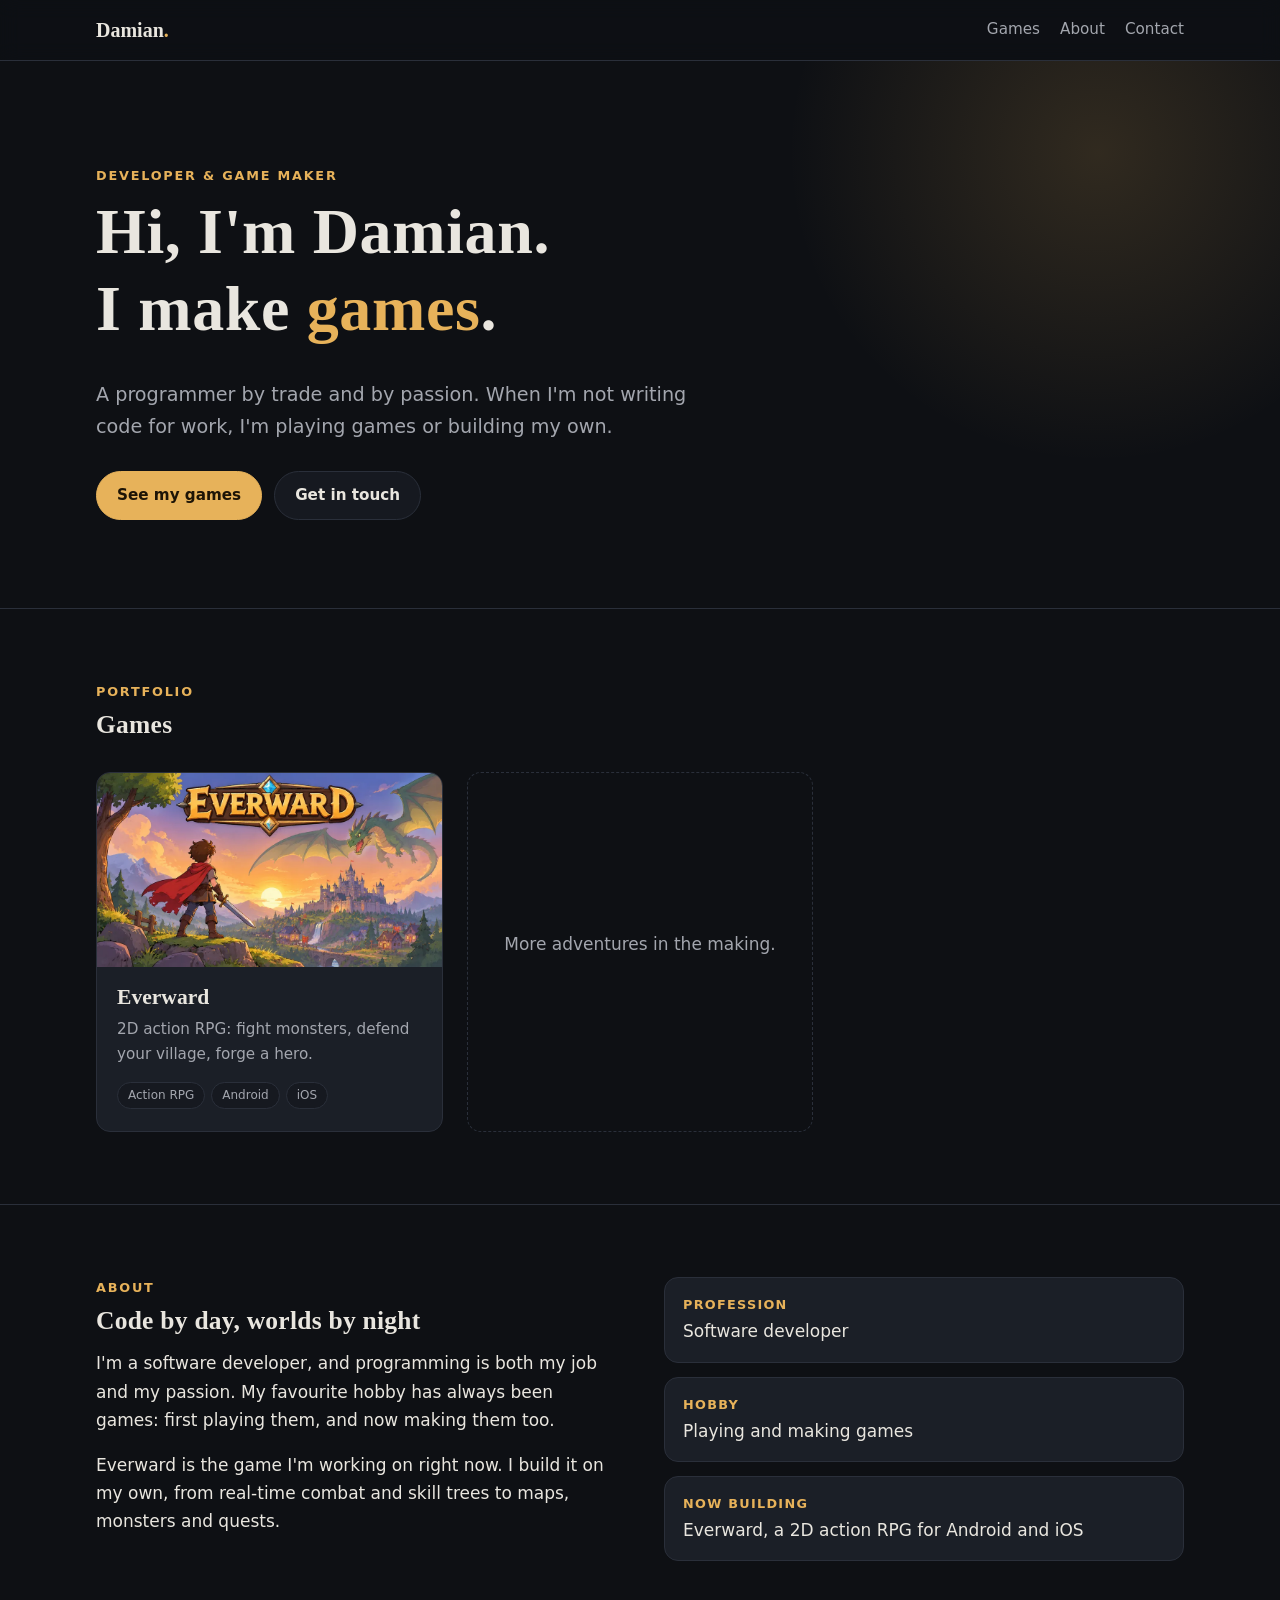
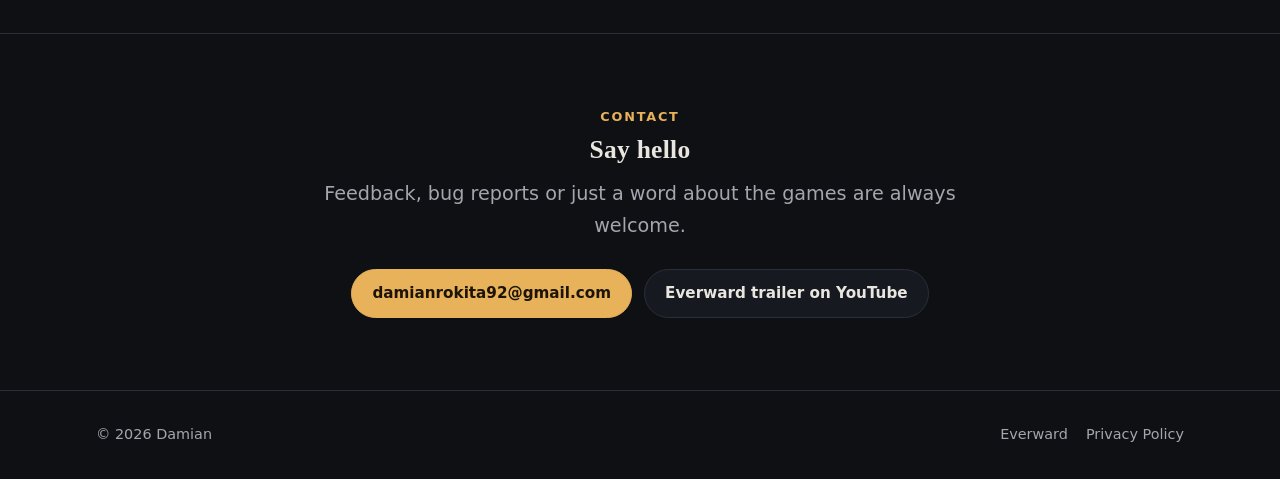
<file: index.html>
<!doctype html>
<html lang="en">
<head>
  <meta charset="utf-8">
  <meta name="viewport" content="width=device-width, initial-scale=1">
  <title>Damian · Games</title>
  <meta name="description" content="Damian is a developer by trade and by passion who plays games and makes them. Meet Everward, a 2D action RPG for Android and iOS.">
  <link rel="canonical" href="https://damianrokita92.github.io/">
  <meta name="theme-color" content="#0e1014">
  <meta property="og:type" content="website">
  <meta property="og:site_name" content="Damian · Games">
  <meta property="og:title" content="Damian · Games">
  <meta property="og:description" content="A developer who plays games and makes them. Home of Everward, a 2D action RPG.">
  <meta property="og:url" content="https://damianrokita92.github.io/">
  <meta property="og:image" content="https://damianrokita92.github.io/everward/img/og.jpg">
  <meta name="twitter:card" content="summary_large_image">
  <link rel="icon" type="image/png" href="/assets/favicon.png">
  <link rel="apple-touch-icon" href="/assets/apple-touch-icon.png">
  <link rel="stylesheet" href="/assets/style.css">
</head>
<body>
  <header class="site-header">
    <div class="wrap">
      <a class="brand" href="/">Damian<span>.</span></a>
      <nav class="nav">
        <a href="#games">Games</a>
        <a href="#about">About</a>
        <a href="#contact">Contact</a>
      </nav>
    </div>
  </header>

  <main>
    <section class="hero">
      <div class="wrap">
        <p class="eyebrow">Developer &amp; game maker</p>
        <h1>Hi, I'm Damian.<br>I make <span>games</span>.</h1>
        <p class="lead">A programmer by trade and by passion. When I'm not writing code for work, I'm playing games or building my own.</p>
        <div class="actions">
          <a class="btn primary" href="#games">See my games</a>
          <a class="btn" href="#contact">Get in touch</a>
        </div>
      </div>
    </section>

    <section id="games">
      <div class="wrap">
        <p class="eyebrow">Portfolio</p>
        <h2>Games</h2>
        <div class="grid">
          <a class="card" href="/everward/">
            <img src="/everward/img/banner-960.webp" width="960" height="540" alt="Everward key art: a young hero with a red cape facing a dragon over a castle at sunset">
            <div class="card-body">
              <h3>Everward</h3>
              <p>2D action RPG: fight monsters, defend your village, forge a hero.</p>
              <ul class="tags">
                <li>Action RPG</li>
                <li>Android</li>
                <li>iOS</li>
              </ul>
            </div>
          </a>
          <div class="card placeholder">
            <p>More adventures in the making.</p>
          </div>
        </div>
      </div>
    </section>

    <section id="about">
      <div class="wrap about">
        <div>
          <p class="eyebrow">About</p>
          <h2>Code by day, worlds by night</h2>
          <p>I'm a software developer, and programming is both my job and my passion. My favourite hobby has always been games: first playing them, and now making them too.</p>
          <p>Everward is the game I'm working on right now. I build it on my own, from real-time combat and skill trees to maps, monsters and quests.</p>
        </div>
        <ul class="facts">
          <li><strong>Profession</strong>Software developer</li>
          <li><strong>Hobby</strong>Playing and making games</li>
          <li><strong>Now building</strong>Everward, a 2D action RPG for Android and iOS</li>
        </ul>
      </div>
    </section>

    <section id="contact" class="cta">
      <div class="wrap">
        <p class="eyebrow">Contact</p>
        <h2>Say hello</h2>
        <p class="lead" style="margin: 0 auto;">Feedback, bug reports or just a word about the games are always welcome.</p>
        <div class="actions">
          <a class="btn primary" href="mailto:damianrokita92@gmail.com">damianrokita92@gmail.com</a>
          <a class="btn" href="https://youtu.be/qTeEVWE8laU" rel="noopener">Everward trailer on YouTube</a>
        </div>
      </div>
    </section>
  </main>

  <footer class="site-footer">
    <div class="wrap">
      <span>© 2026 Damian</span>
      <nav>
        <a href="/everward/">Everward</a>
        <a href="https://damianrokita92.github.io/Policies/#everward">Privacy Policy</a>
      </nav>
    </div>
  </footer>
</body>
</html>
</file>
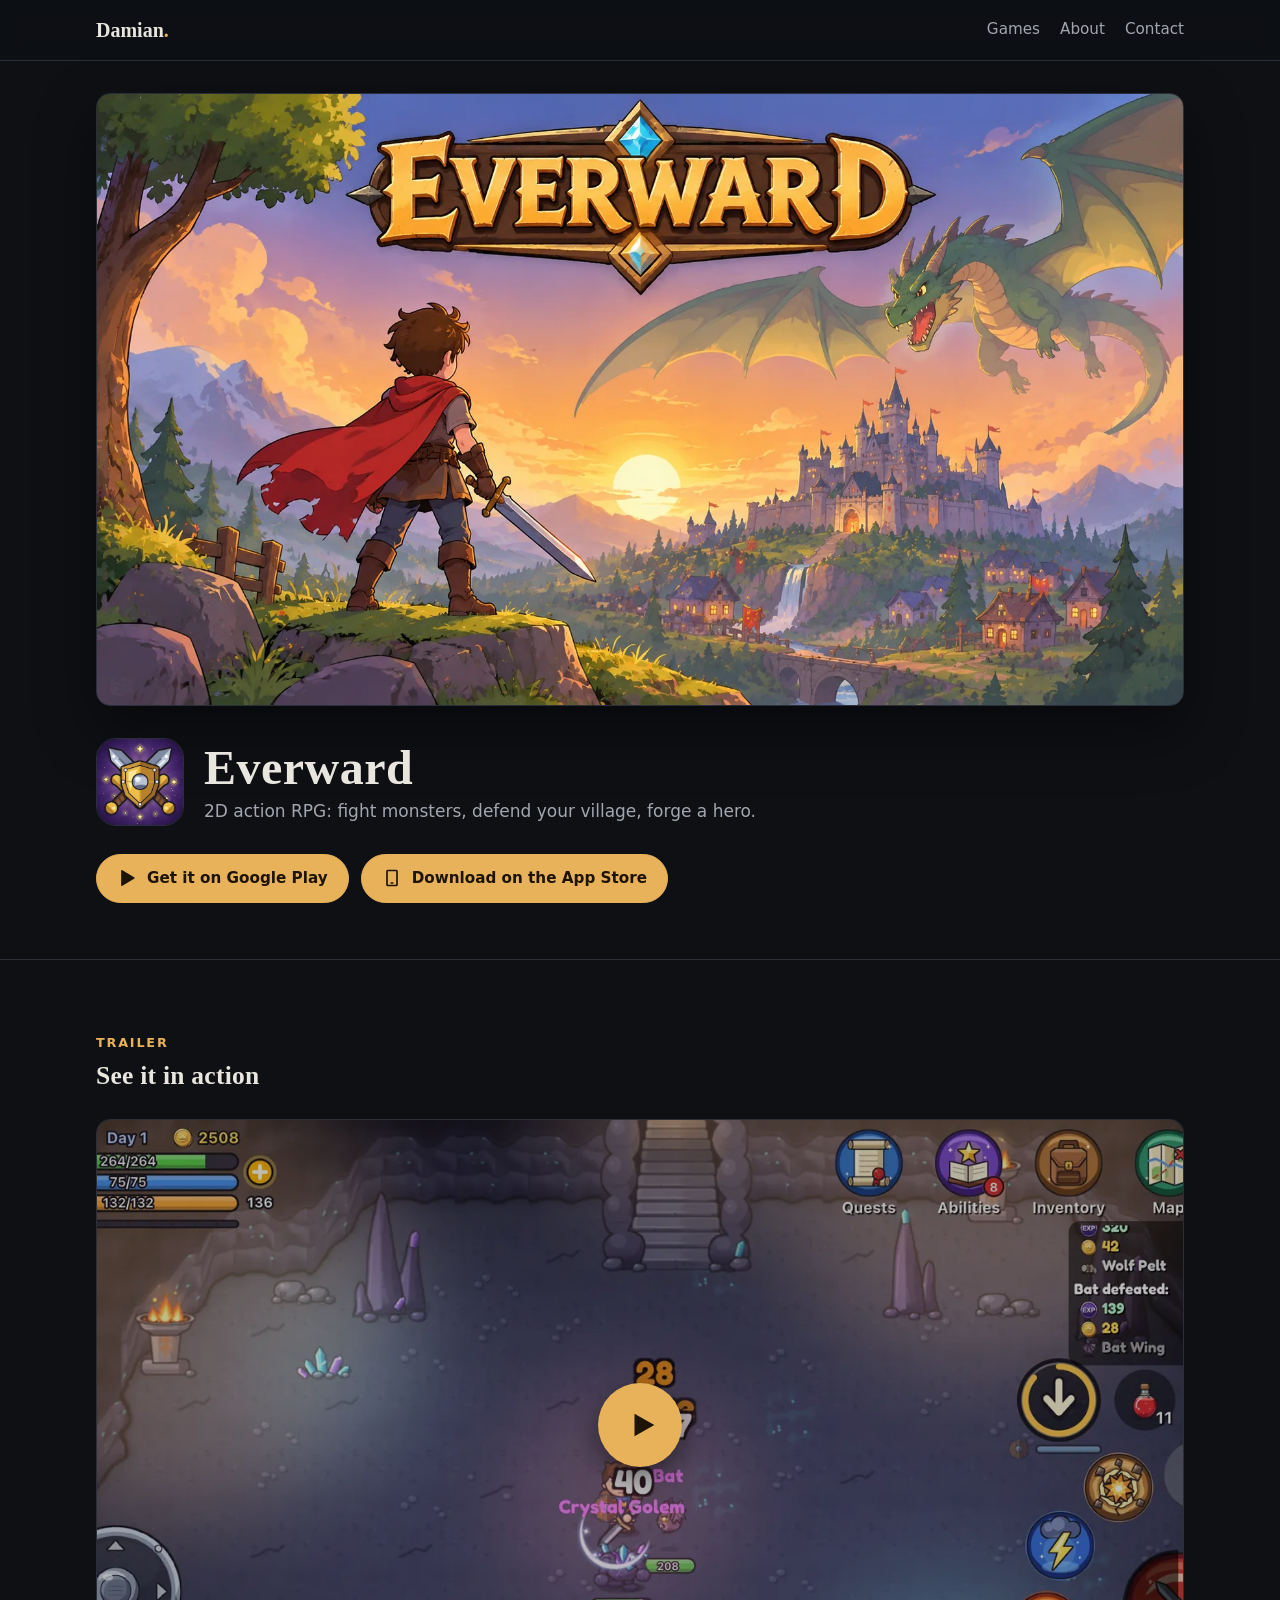
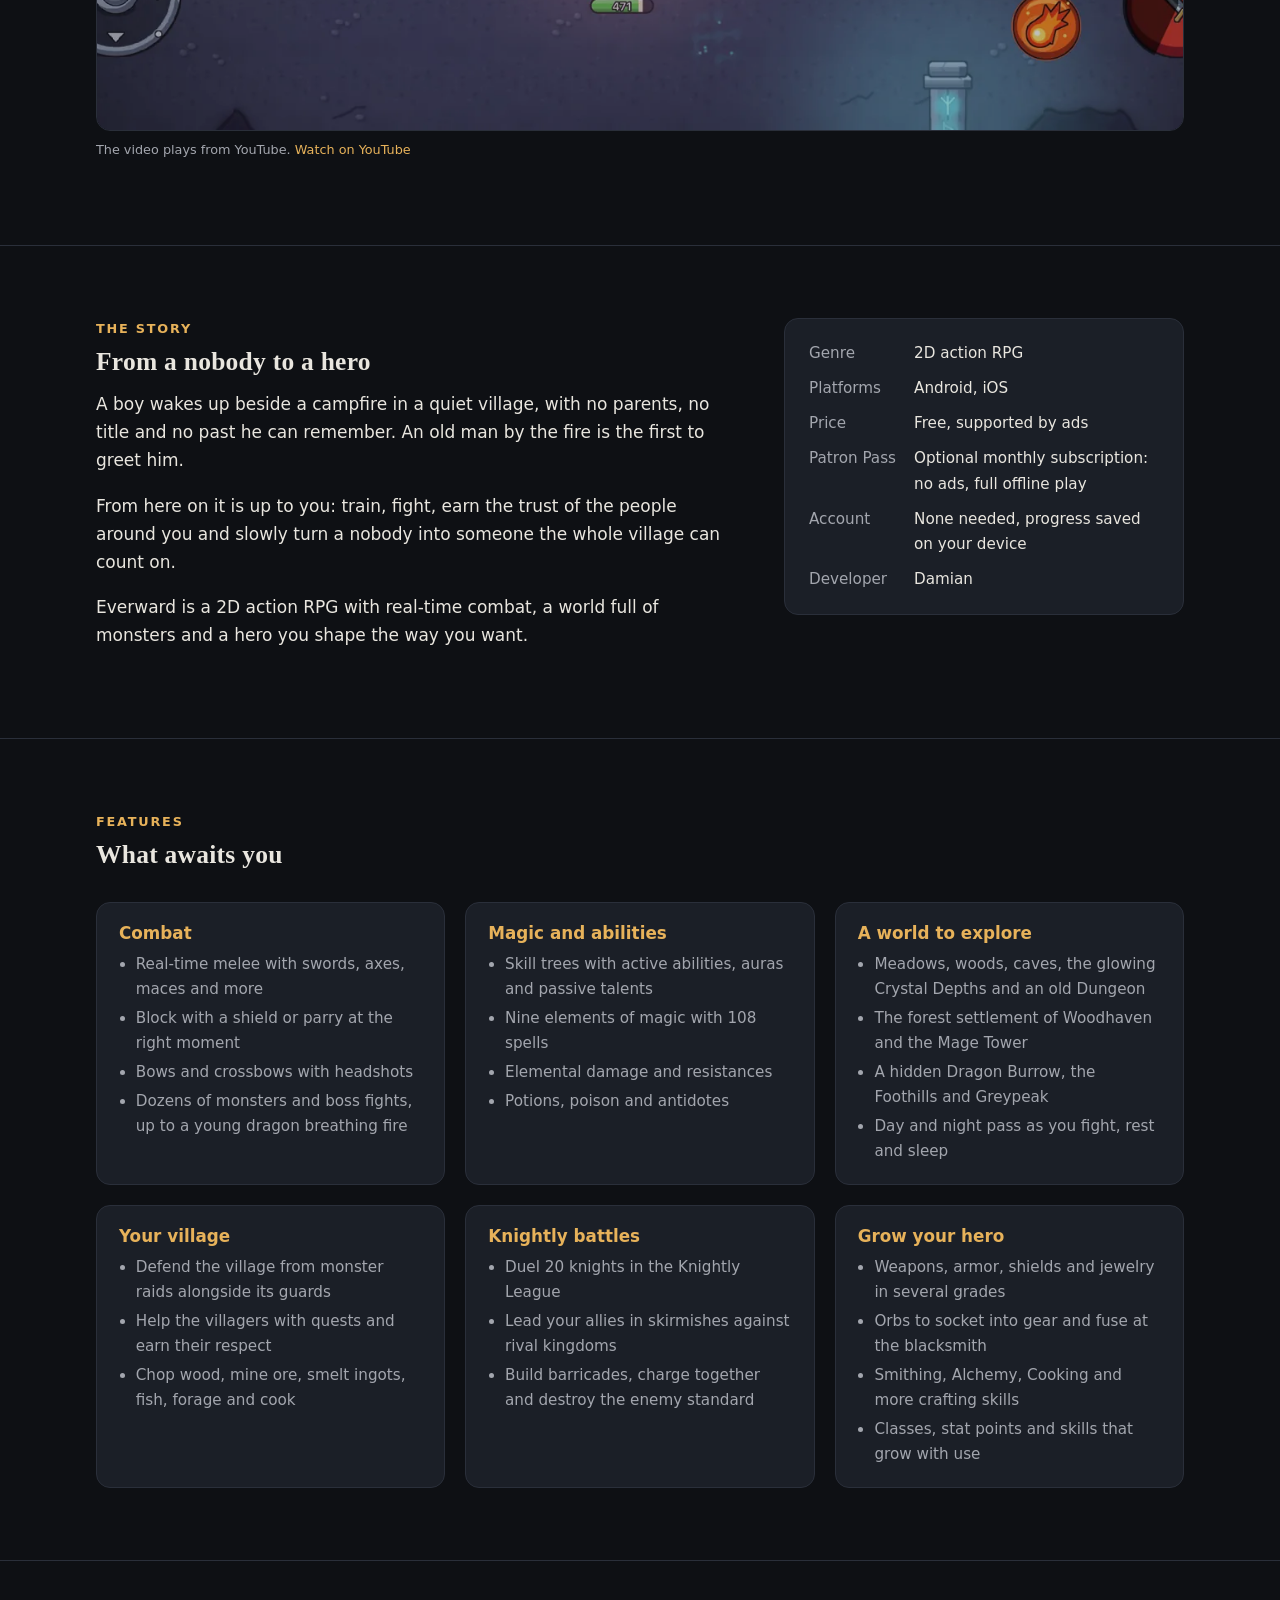
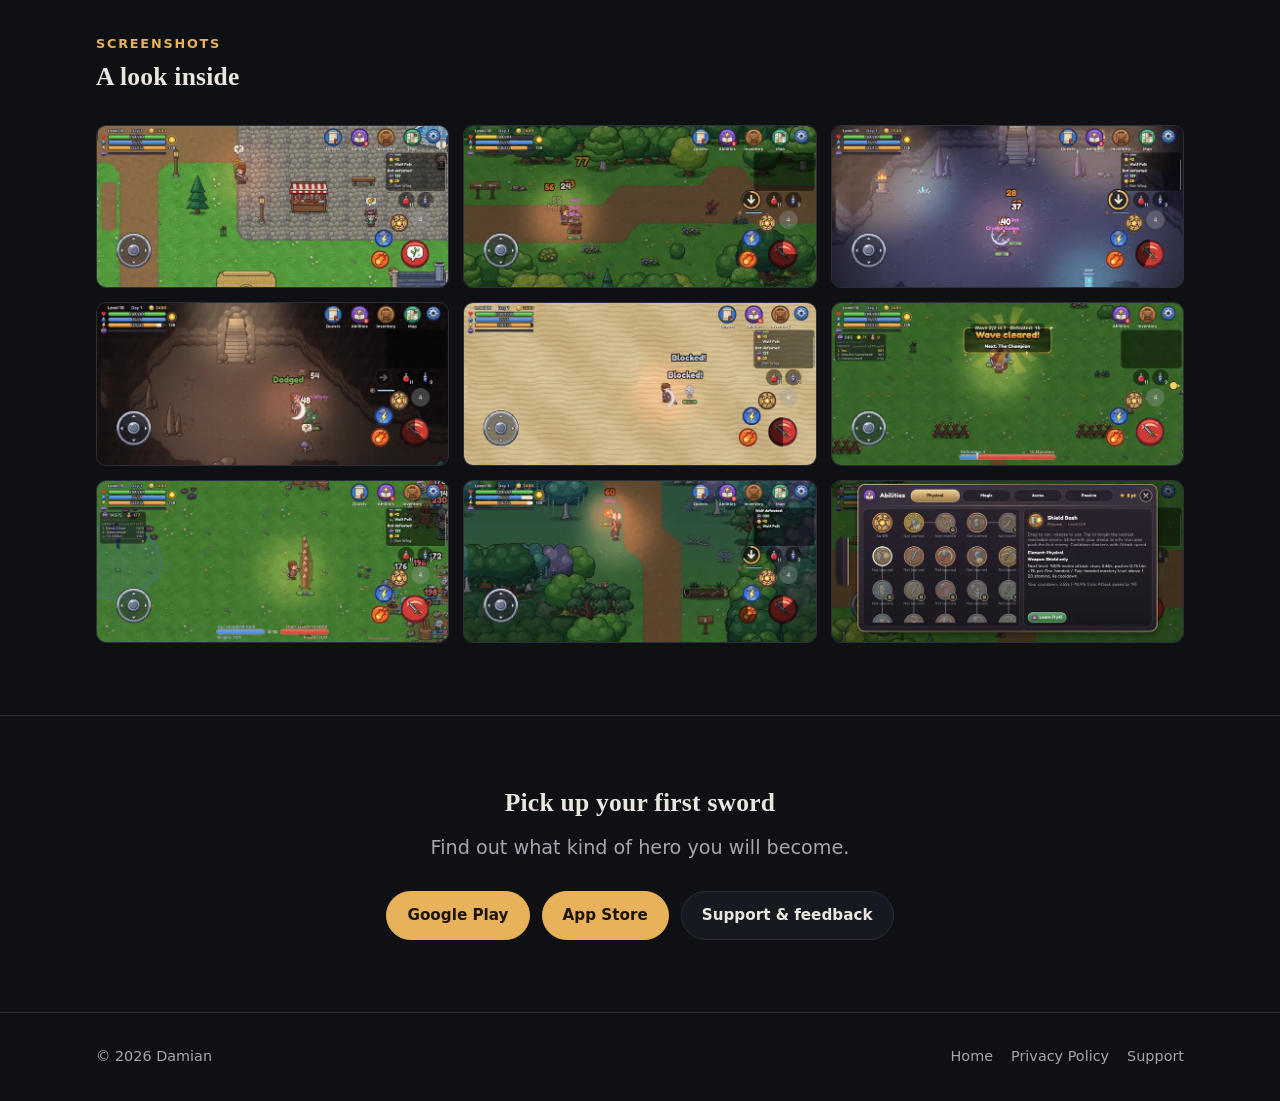
<file: everward/index.html>
<!doctype html>
<html lang="en">
<head>
  <meta charset="utf-8">
  <meta name="viewport" content="width=device-width, initial-scale=1">
  <title>Everward · 2D Action RPG</title>
  <meta name="description" content="Everward is a 2D action RPG for Android and iOS with real-time combat, 108 spells, skill trees, village raids and knightly battles.">
  <link rel="canonical" href="https://damianrokita92.github.io/everward/">
  <meta name="theme-color" content="#0e1014">
  <meta property="og:type" content="website">
  <meta property="og:site_name" content="Damian · Games">
  <meta property="og:title" content="Everward · 2D Action RPG">
  <meta property="og:description" content="Fight monsters, defend your village, forge a hero. Free on Google Play and the App Store.">
  <meta property="og:url" content="https://damianrokita92.github.io/everward/">
  <meta property="og:image" content="https://damianrokita92.github.io/everward/img/og.jpg">
  <meta property="og:image:width" content="1200">
  <meta property="og:image:height" content="675">
  <meta name="twitter:card" content="summary_large_image">
  <meta name="apple-itunes-app" content="app-id=6824649142">
  <link rel="icon" type="image/png" href="/assets/favicon.png">
  <link rel="apple-touch-icon" href="/assets/apple-touch-icon.png">
  <link rel="stylesheet" href="/assets/style.css">
  <script type="application/ld+json">
  {
    "@context": "https://schema.org",
    "@type": "VideoGame",
    "name": "Everward",
    "description": "2D action RPG: fight monsters, defend your village, forge a hero.",
    "genre": "Action RPG",
    "gamePlatform": ["Android", "iOS"],
    "operatingSystem": "Android, iOS",
    "applicationCategory": "GameApplication",
    "image": "https://damianrokita92.github.io/everward/img/og.jpg",
    "url": "https://damianrokita92.github.io/everward/",
    "author": { "@type": "Person", "name": "Damian" },
    "offers": { "@type": "Offer", "price": "0", "priceCurrency": "USD" },
    "sameAs": [
      "https://play.google.com/store/apps/details?id=com.damian.everward",
      "https://apps.apple.com/us/app/everward-action-rpg/id6824649142"
    ]
  }
  </script>
</head>
<body>
  <header class="site-header">
    <div class="wrap">
      <a class="brand" href="/">Damian<span>.</span></a>
      <nav class="nav">
        <a href="/#games">Games</a>
        <a href="/#about">About</a>
        <a href="/#contact">Contact</a>
      </nav>
    </div>
  </header>

  <main>
    <section class="game-hero">
      <div class="wrap">
        <div class="banner">
          <img src="/everward/img/banner.webp" width="1672" height="941" alt="Everward key art: a young hero with a red cape facing a dragon over a castle at sunset" fetchpriority="high">
        </div>
        <div class="game-head">
          <img src="/everward/img/icon.webp" width="256" height="256" alt="Everward app icon">
          <div>
            <h1>Everward</h1>
            <p>2D action RPG: fight monsters, defend your village, forge a hero.</p>
          </div>
        </div>
        <div class="actions">
          <a class="btn primary" href="https://play.google.com/store/apps/details?id=com.damian.everward" rel="noopener">
            <svg viewBox="0 0 24 24" aria-hidden="true"><path fill="currentColor" d="M5 3.5v17a1 1 0 0 0 1.5.86l14-8.5a1 1 0 0 0 0-1.72l-14-8.5A1 1 0 0 0 5 3.5Z"/></svg>
            Get it on Google Play
          </a>
          <a class="btn primary" href="https://apps.apple.com/us/app/everward-action-rpg/id6824649142" rel="noopener">
            <svg viewBox="0 0 24 24" aria-hidden="true"><path fill="none" stroke="currentColor" stroke-width="2" stroke-linecap="round" d="M7 3h10a1 1 0 0 1 1 1v16a1 1 0 0 1-1 1H7a1 1 0 0 1-1-1V4a1 1 0 0 1 1-1Zm4 15h2"/></svg>
            Download on the App Store
          </a>
        </div>
      </div>
    </section>

    <section id="trailer">
      <div class="wrap">
        <p class="eyebrow">Trailer</p>
        <h2>See it in action</h2>
        <button class="video" type="button" data-youtube="qTeEVWE8laU" aria-label="Play the Everward trailer">
          <img src="/everward/img/shots/depths.webp" width="1600" height="736" alt="" loading="lazy">
          <span class="play"><svg viewBox="0 0 24 24" aria-hidden="true"><path d="M6 4v16l14-8z"/></svg></span>
        </button>
        <p class="video-note">The video plays from YouTube. <a href="https://youtu.be/qTeEVWE8laU" rel="noopener">Watch on YouTube</a></p>
      </div>
    </section>

    <section id="story">
      <div class="wrap split">
        <div>
          <p class="eyebrow">The story</p>
          <h2>From a nobody to a hero</h2>
          <p>A boy wakes up beside a campfire in a quiet village, with no parents, no title and no past he can remember. An old man by the fire is the first to greet him.</p>
          <p>From here on it is up to you: train, fight, earn the trust of the people around you and slowly turn a nobody into someone the whole village can count on.</p>
          <p>Everward is a 2D action RPG with real-time combat, a world full of monsters and a hero you shape the way you want.</p>
        </div>
        <aside class="details">
          <dl>
            <dt>Genre</dt><dd>2D action RPG</dd>
            <dt>Platforms</dt><dd>Android, iOS</dd>
            <dt>Price</dt><dd>Free, supported by ads</dd>
            <dt>Patron Pass</dt><dd>Optional monthly subscription: no ads, full offline play</dd>
            <dt>Account</dt><dd>None needed, progress saved on your device</dd>
            <dt>Developer</dt><dd>Damian</dd>
          </dl>
        </aside>
      </div>
    </section>

    <section id="features">
      <div class="wrap">
        <p class="eyebrow">Features</p>
        <h2>What awaits you</h2>
        <div class="features">
          <div class="feature">
            <h3>Combat</h3>
            <ul>
              <li>Real-time melee with swords, axes, maces and more</li>
              <li>Block with a shield or parry at the right moment</li>
              <li>Bows and crossbows with headshots</li>
              <li>Dozens of monsters and boss fights, up to a young dragon breathing fire</li>
            </ul>
          </div>
          <div class="feature">
            <h3>Magic and abilities</h3>
            <ul>
              <li>Skill trees with active abilities, auras and passive talents</li>
              <li>Nine elements of magic with 108 spells</li>
              <li>Elemental damage and resistances</li>
              <li>Potions, poison and antidotes</li>
            </ul>
          </div>
          <div class="feature">
            <h3>A world to explore</h3>
            <ul>
              <li>Meadows, woods, caves, the glowing Crystal Depths and an old Dungeon</li>
              <li>The forest settlement of Woodhaven and the Mage Tower</li>
              <li>A hidden Dragon Burrow, the Foothills and Greypeak</li>
              <li>Day and night pass as you fight, rest and sleep</li>
            </ul>
          </div>
          <div class="feature">
            <h3>Your village</h3>
            <ul>
              <li>Defend the village from monster raids alongside its guards</li>
              <li>Help the villagers with quests and earn their respect</li>
              <li>Chop wood, mine ore, smelt ingots, fish, forage and cook</li>
            </ul>
          </div>
          <div class="feature">
            <h3>Knightly battles</h3>
            <ul>
              <li>Duel 20 knights in the Knightly League</li>
              <li>Lead your allies in skirmishes against rival kingdoms</li>
              <li>Build barricades, charge together and destroy the enemy standard</li>
            </ul>
          </div>
          <div class="feature">
            <h3>Grow your hero</h3>
            <ul>
              <li>Weapons, armor, shields and jewelry in several grades</li>
              <li>Orbs to socket into gear and fuse at the blacksmith</li>
              <li>Smithing, Alchemy, Cooking and more crafting skills</li>
              <li>Classes, stat points and skills that grow with use</li>
            </ul>
          </div>
        </div>
      </div>
    </section>

    <section id="screenshots">
      <div class="wrap">
        <p class="eyebrow">Screenshots</p>
        <h2>A look inside</h2>
        <div class="gallery">
          <button type="button" data-full="/everward/img/shots/walk_village.webp"><img src="/everward/img/shots/walk_village-sm.webp" width="720" height="331" alt="Walking through the village" loading="lazy"></button>
          <button type="button" data-full="/everward/img/shots/wildwood.webp"><img src="/everward/img/shots/wildwood-sm.webp" width="720" height="331" alt="Exploring Wildwood" loading="lazy"></button>
          <button type="button" data-full="/everward/img/shots/depths.webp"><img src="/everward/img/shots/depths-sm.webp" width="720" height="331" alt="Fighting in the Crystal Depths" loading="lazy"></button>
          <button type="button" data-full="/everward/img/shots/dragon_fight.webp"><img src="/everward/img/shots/dragon_fight-sm.webp" width="720" height="331" alt="Battle with a dragon whelp in the Dragon Burrow" loading="lazy"></button>
          <button type="button" data-full="/everward/img/shots/knight_duel.webp"><img src="/everward/img/shots/knight_duel-sm.webp" width="720" height="331" alt="A duel in the Knightly League" loading="lazy"></button>
          <button type="button" data-full="/everward/img/shots/raid.webp"><img src="/everward/img/shots/raid-sm.webp" width="720" height="331" alt="Defending the village from a monster raid" loading="lazy"></button>
          <button type="button" data-full="/everward/img/shots/skirmish_build.webp"><img src="/everward/img/shots/skirmish_build-sm.webp" width="720" height="331" alt="Building barricades before a skirmish" loading="lazy"></button>
          <button type="button" data-full="/everward/img/shots/magic.webp"><img src="/everward/img/shots/magic-sm.webp" width="720" height="331" alt="Casting spells" loading="lazy"></button>
          <button type="button" data-full="/everward/img/shots/skills.webp"><img src="/everward/img/shots/skills-sm.webp" width="720" height="331" alt="The abilities skill tree" loading="lazy"></button>
        </div>
      </div>
    </section>

    <section class="cta">
      <div class="wrap">
        <h2>Pick up your first sword</h2>
        <p class="lead" style="margin: 0 auto;">Find out what kind of hero you will become.</p>
        <div class="actions">
          <a class="btn primary" href="https://play.google.com/store/apps/details?id=com.damian.everward" rel="noopener">Google Play</a>
          <a class="btn primary" href="https://apps.apple.com/us/app/everward-action-rpg/id6824649142" rel="noopener">App Store</a>
          <a class="btn" href="mailto:damianrokita92@gmail.com?subject=Everward">Support &amp; feedback</a>
        </div>
      </div>
    </section>
  </main>

  <dialog class="lightbox" aria-label="Screenshot">
    <img alt="">
    <p></p>
    <button class="lb-btn lb-prev" type="button" aria-label="Previous screenshot">‹</button>
    <button class="lb-btn lb-next" type="button" aria-label="Next screenshot">›</button>
    <button class="lb-btn lb-close" type="button" aria-label="Close">✕</button>
  </dialog>

  <footer class="site-footer">
    <div class="wrap">
      <span>© 2026 Damian</span>
      <nav>
        <a href="/">Home</a>
        <a href="https://damianrokita92.github.io/Policies/#everward">Privacy Policy</a>
        <a href="mailto:damianrokita92@gmail.com?subject=Everward">Support</a>
      </nav>
    </div>
  </footer>

  <script src="/assets/site.js" defer></script>
</body>
</html>
</file>
<file: assets/style.css>
:root {
  color-scheme: dark;
  --bg: #0e1014;
  --bg-raised: #161920;
  --bg-card: #1b1f27;
  --line: #2a2f3a;
  --text: #e9e6df;
  --muted: #a3a6ae;
  --accent: #e7b25a;
  --accent-strong: #f3c879;
  --accent-ink: #1d1406;
  --radius: 14px;
  --max: 1120px;
  --font: ui-sans-serif, system-ui, -apple-system, "Segoe UI", Roboto, "Helvetica Neue", Arial, sans-serif;
  --font-display: ui-serif, "Iowan Old Style", "Palatino Linotype", Palatino, Georgia, serif;
}

*, *::before, *::after { box-sizing: border-box; }

html { scroll-behavior: smooth; }

body {
  margin: 0;
  background: var(--bg);
  color: var(--text);
  font: 17px/1.65 var(--font);
  -webkit-font-smoothing: antialiased;
}

img { display: block; max-width: 100%; height: auto; }

a { color: var(--accent); text-decoration: none; }
a:hover { color: var(--accent-strong); text-decoration: underline; }

h1, h2, h3 { line-height: 1.2; margin: 0 0 .5em; }
h1, h2 { font-family: var(--font-display); font-weight: 700; letter-spacing: .01em; }
h3 { font-size: 1.05rem; }

p { margin: 0 0 1em; }

.wrap { width: 100%; max-width: var(--max); margin: 0 auto; padding: 0 16px; }

/* Header */
.site-header {
  position: sticky; top: 0; z-index: 10;
  background: rgb(14 16 20 / .85);
  backdrop-filter: blur(10px);
  border-bottom: 1px solid var(--line);
}
.site-header .wrap { display: flex; align-items: center; justify-content: space-between; height: 60px; gap: 16px; }
.brand { color: var(--text); font-family: var(--font-display); font-size: 1.25rem; font-weight: 700; }
.brand:hover { color: var(--accent-strong); text-decoration: none; }
.brand span { color: var(--accent); }
.nav { display: flex; gap: 20px; font-size: .95rem; }
.nav a { color: var(--muted); }
.nav a:hover { color: var(--text); text-decoration: none; }

/* Sections */
section { padding: 72px 0; }
section + section { border-top: 1px solid var(--line); }
.eyebrow { color: var(--accent); font-size: .8rem; font-weight: 600; letter-spacing: .14em; text-transform: uppercase; margin-bottom: .6em; }
.lead { font-size: 1.2rem; color: var(--muted); max-width: 640px; }

/* Hero */
.hero { padding: 104px 0 88px; position: relative; overflow: hidden; }
.hero::before {
  content: ""; position: absolute; inset: -40% -10% auto auto; width: 620px; height: 620px;
  background: radial-gradient(closest-side, rgb(231 178 90 / .16), transparent);
  pointer-events: none;
}
.hero h1 { font-size: clamp(2.4rem, 6vw, 4rem); }
.hero h1 span { color: var(--accent); }

/* Buttons */
.actions { display: flex; flex-wrap: wrap; gap: 12px; margin-top: 28px; }
.btn {
  display: inline-flex; align-items: center; gap: 10px;
  padding: 11px 20px; border-radius: 999px;
  border: 1px solid var(--line); background: var(--bg-raised);
  color: var(--text); font-weight: 600; font-size: .95rem;
}
.btn:hover { border-color: var(--accent); color: var(--text); text-decoration: none; }
.btn.primary { background: var(--accent); border-color: var(--accent); color: var(--accent-ink); }
.btn.primary:hover { background: var(--accent-strong); color: var(--accent-ink); }
.btn svg { width: 20px; height: 20px; flex: none; }

/* Game cards */
.grid { display: grid; grid-template-columns: repeat(auto-fill, minmax(300px, 1fr)); gap: 24px; margin-top: 32px; }
.card {
  display: flex; flex-direction: column;
  background: var(--bg-card); border: 1px solid var(--line); border-radius: var(--radius);
  overflow: hidden; color: var(--text);
  transition: transform .2s ease, border-color .2s ease, box-shadow .2s ease;
}
a.card:hover { transform: translateY(-4px); border-color: var(--accent); box-shadow: 0 16px 40px rgb(0 0 0 / .4); text-decoration: none; color: var(--text); }
.card img { aspect-ratio: 16 / 9; object-fit: cover; width: 100%; }
.card-body { padding: 18px 20px 22px; }
.card-body h3 { font-family: var(--font-display); font-size: 1.35rem; margin-bottom: .3em; }
.card-body p { color: var(--muted); font-size: .95rem; margin-bottom: 14px; }
.tags { display: flex; flex-wrap: wrap; gap: 6px; list-style: none; margin: 0; padding: 0; }
.tags li { font-size: .75rem; padding: 3px 10px; border-radius: 999px; background: var(--bg-raised); border: 1px solid var(--line); color: var(--muted); }
.card.placeholder {
  justify-content: center; align-items: center; text-align: center; min-height: 260px;
  border-style: dashed; background: transparent; color: var(--muted); padding: 24px;
}

/* About */
.about { display: grid; grid-template-columns: 1fr 1fr; gap: 48px; align-items: start; }
.facts { list-style: none; padding: 0; margin: 0; display: grid; gap: 14px; }
.facts li { background: var(--bg-card); border: 1px solid var(--line); border-radius: var(--radius); padding: 16px 18px; }
.facts strong { display: block; color: var(--accent); font-size: .8rem; letter-spacing: .1em; text-transform: uppercase; margin-bottom: 2px; }

/* Footer */
.site-footer { border-top: 1px solid var(--line); padding: 32px 0; color: var(--muted); font-size: .9rem; }
.site-footer .wrap { display: flex; flex-wrap: wrap; justify-content: space-between; gap: 12px; }
.site-footer a { color: var(--muted); }
.site-footer a:hover { color: var(--text); }
.site-footer nav { display: flex; gap: 18px; }

/* Game page */
.game-hero { padding: 32px 0 56px; }
.banner { border-radius: var(--radius); overflow: hidden; border: 1px solid var(--line); box-shadow: 0 24px 60px rgb(0 0 0 / .45); }
.banner img { width: 100%; aspect-ratio: 16 / 9; object-fit: cover; }
.game-head { display: flex; align-items: center; gap: 20px; margin-top: 32px; }
.game-head img { width: 88px; height: 88px; border-radius: 20px; border: 1px solid var(--line); flex: none; }
.game-head h1 { font-size: clamp(2rem, 5vw, 3rem); margin: 0; }
.game-head p { color: var(--muted); margin: 0; }

.video {
  position: relative; display: block; width: 100%; aspect-ratio: 16 / 9; margin-top: 28px;
  border-radius: var(--radius); overflow: hidden; border: 1px solid var(--line);
  background: #000; cursor: pointer; padding: 0; color: inherit; font: inherit;
}
.video img { width: 100%; height: 100%; object-fit: cover; opacity: .75; transition: opacity .2s; }
.video:hover img { opacity: .9; }
.video .play {
  position: absolute; inset: 0; margin: auto; width: 84px; height: 84px; border-radius: 50%;
  background: var(--accent); display: grid; place-items: center; box-shadow: 0 10px 30px rgb(0 0 0 / .5);
}
.video .play svg { width: 34px; height: 34px; margin-left: 5px; fill: var(--accent-ink); }
.video iframe { position: absolute; inset: 0; width: 100%; height: 100%; border: 0; }
.video-note { font-size: .8rem; color: var(--muted); margin-top: 8px; }

.split { display: grid; grid-template-columns: 1.6fr 1fr; gap: 48px; align-items: start; }
.details { background: var(--bg-card); border: 1px solid var(--line); border-radius: var(--radius); padding: 22px 24px; }
.details dl { margin: 0; display: grid; grid-template-columns: auto 1fr; gap: 10px 18px; font-size: .95rem; }
.details dt { color: var(--muted); }
.details dd { margin: 0; }

.features { display: grid; grid-template-columns: repeat(auto-fill, minmax(260px, 1fr)); gap: 20px; margin-top: 32px; }
.feature { background: var(--bg-card); border: 1px solid var(--line); border-radius: var(--radius); padding: 20px 22px; }
.feature h3 { color: var(--accent); }
.feature ul { margin: 0; padding-left: 1.1em; color: var(--muted); font-size: .95rem; }
.feature li + li { margin-top: 4px; }

.gallery { display: grid; grid-template-columns: repeat(3, 1fr); gap: 14px; margin-top: 32px; }
.gallery button {
  padding: 0; border: 1px solid var(--line); border-radius: 10px; overflow: hidden;
  background: var(--bg-card); cursor: zoom-in; transition: border-color .2s, transform .2s;
}
.gallery button:hover, .gallery button:focus-visible { border-color: var(--accent); transform: scale(1.02); outline: none; }
.gallery img { width: 100%; aspect-ratio: 720 / 331; object-fit: cover; }

.lightbox {
  border: 0; padding: 0; background: transparent; max-width: 96vw; max-height: 92vh; overflow: visible;
}
.lightbox::backdrop { background: rgb(5 6 8 / .92); }
.lightbox img { max-width: 96vw; max-height: 86vh; border-radius: 10px; margin: 0 auto; }
.lightbox p { color: var(--muted); text-align: center; margin: 10px 0 0; font-size: .9rem; }
.lb-btn {
  position: fixed; top: 50%; transform: translateY(-50%);
  width: 48px; height: 48px; border-radius: 50%; border: 1px solid var(--line);
  background: rgb(22 25 32 / .85); color: var(--text); font-size: 1.6rem; line-height: 1; cursor: pointer;
}
.lb-btn:hover { border-color: var(--accent); }
.lb-prev { left: 16px; }
.lb-next { right: 16px; }
.lb-close { top: 16px; right: 16px; transform: none; font-size: 1.3rem; }

.cta { text-align: center; }
.cta .actions { justify-content: center; }

@media (max-width: 820px) {
  section { padding: 56px 0; }
  .hero { padding: 72px 0 64px; }
  .about, .split { grid-template-columns: 1fr; gap: 32px; }
  .nav { gap: 14px; }
  .game-head img { width: 64px; height: 64px; border-radius: 14px; }
  .lb-prev, .lb-next { top: auto; bottom: 16px; transform: none; }
  .gallery { grid-template-columns: repeat(2, 1fr); gap: 10px; }
  .gallery button:last-child:nth-child(odd) { grid-column: span 2; }
}

@media (prefers-reduced-motion: reduce) {
  html { scroll-behavior: auto; }
  .card, .gallery button { transition: none; }
}
</file>
